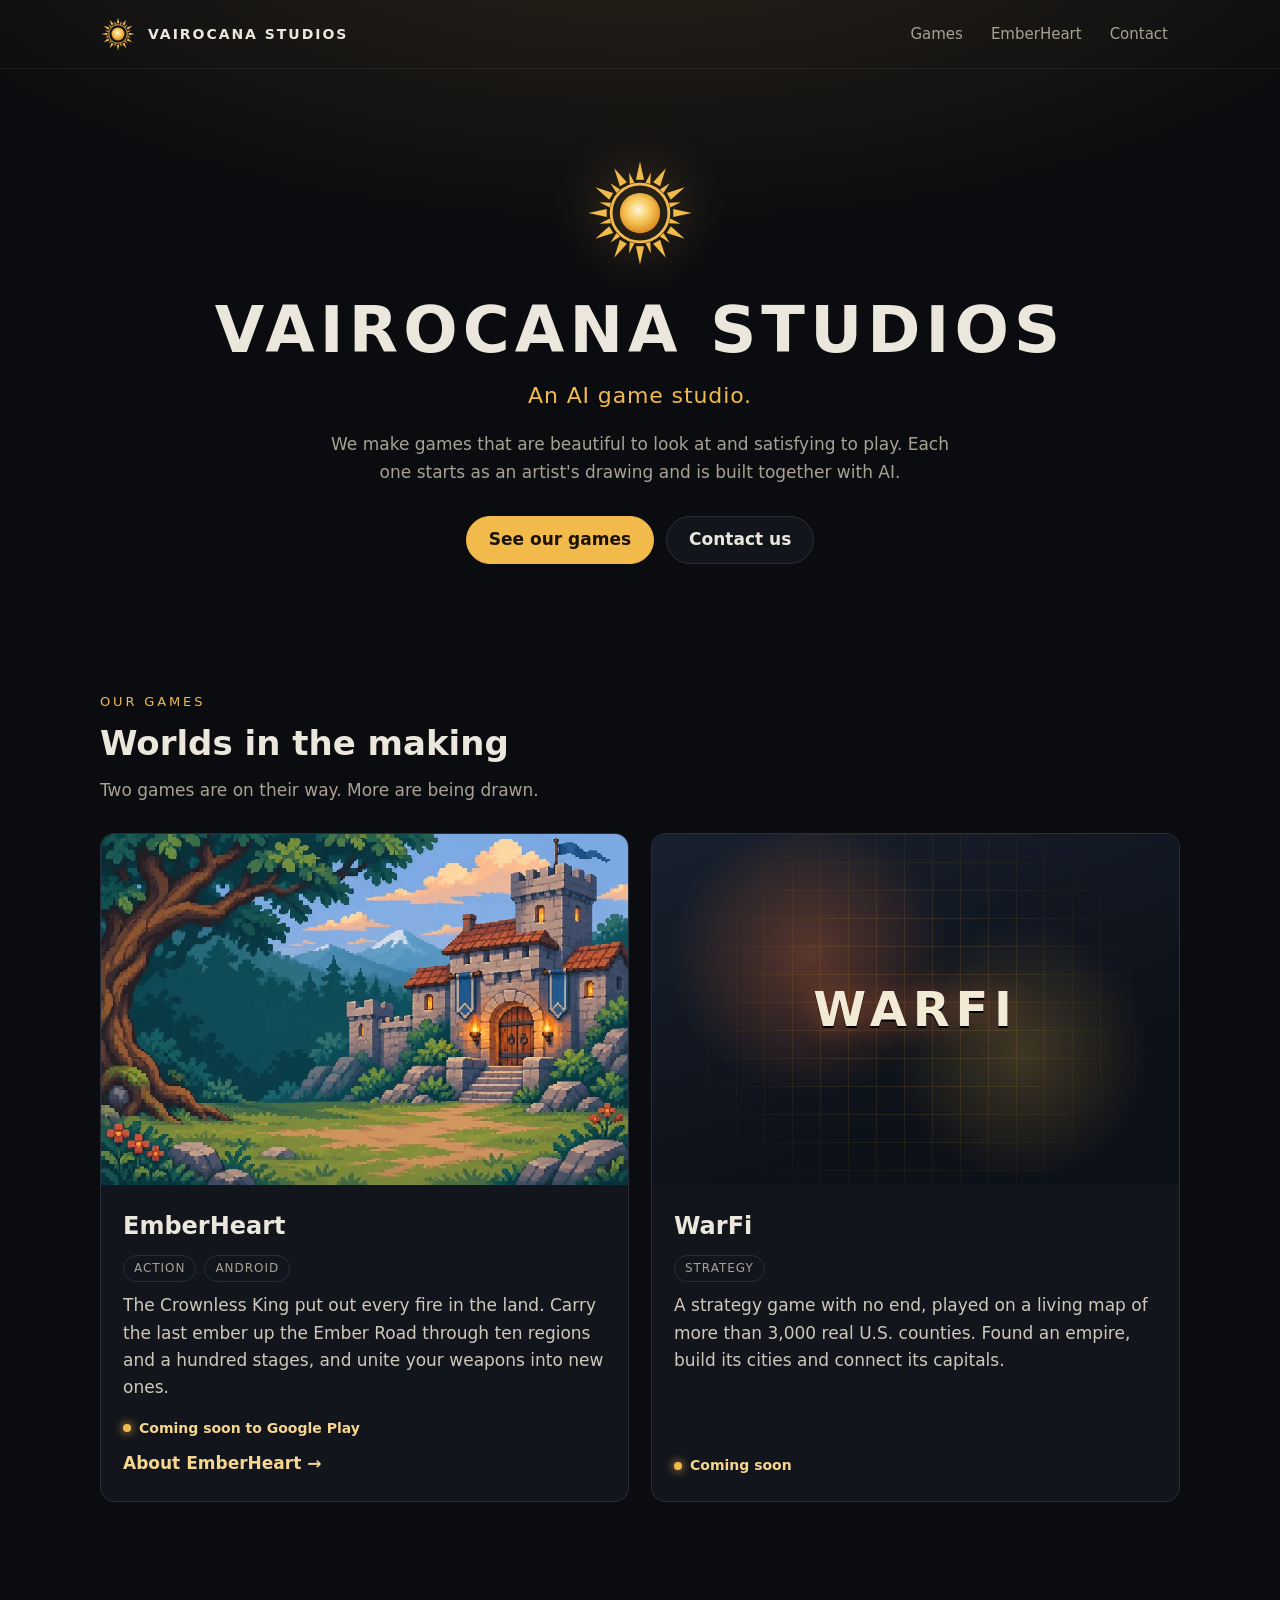
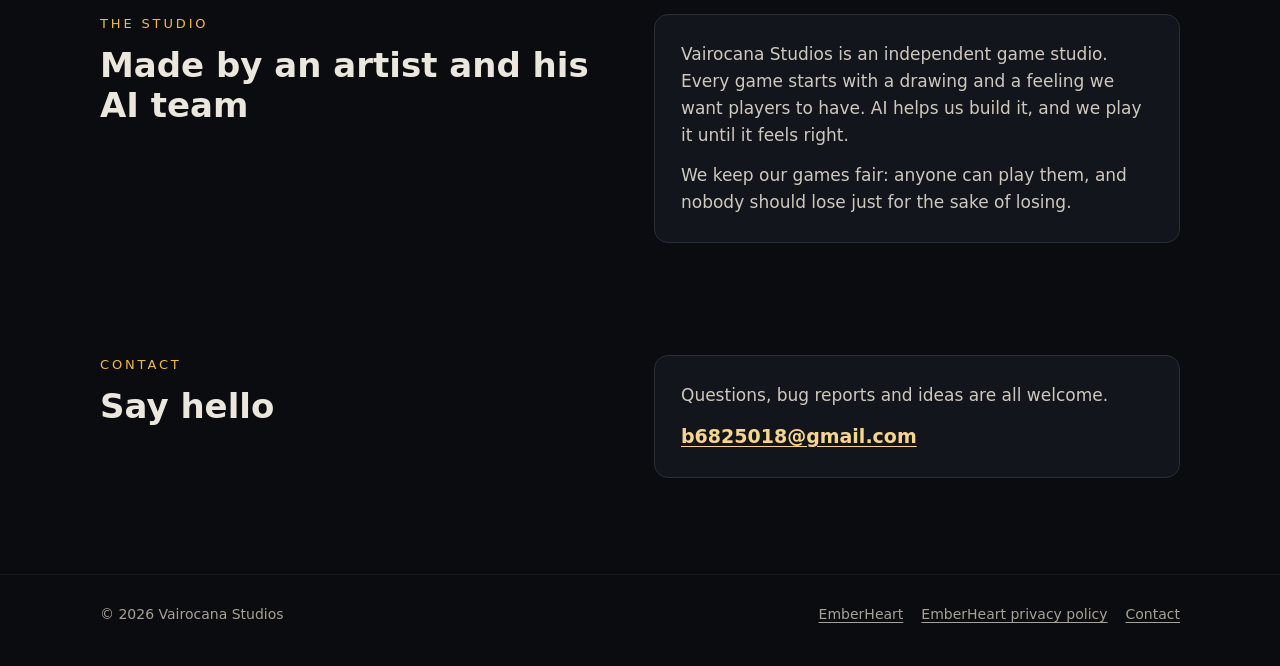
<file: index.html>
<!doctype html>
<html lang="en">
<head>
<meta charset="utf-8">
<meta name="viewport" content="width=device-width, initial-scale=1">
<title>Vairocana Studios — an AI game studio</title>
<meta name="description" content="Vairocana Studios is an AI game studio. We make games that are beautiful to look at and satisfying to play: EmberHeart, coming soon to Google Play, and WarFi.">
<link rel="canonical" href="https://ringsel.github.io/">
<link rel="icon" href="assets/img/emblem.svg" type="image/svg+xml">
<link rel="icon" href="assets/img/favicon-32.png" sizes="32x32" type="image/png">
<link rel="apple-touch-icon" href="assets/img/apple-touch-icon.png">
<meta name="theme-color" content="#0b0c10">
<meta property="og:type" content="website">
<meta property="og:site_name" content="Vairocana Studios">
<meta property="og:title" content="Vairocana Studios — an AI game studio">
<meta property="og:description" content="Games that are beautiful to look at and satisfying to play. EmberHeart is coming soon to Google Play.">
<meta property="og:url" content="https://ringsel.github.io/">
<meta property="og:image" content="https://ringsel.github.io/assets/img/studio-og.png">
<meta name="twitter:card" content="summary_large_image">
<link rel="stylesheet" href="assets/site.css">
</head>
<body>
<a class="skip" href="#main">Skip to content</a>
<header class="site-head">
  <div class="wrap">
    <a class="brand" href="./" aria-label="Vairocana Studios, home"><img src="assets/img/emblem.svg" alt="" width="36" height="36"><span>Vairocana Studios</span></a>
    <nav class="nav" aria-label="Main">
      <a href="#games">Games</a>
      <a href="emberheart/">EmberHeart</a>
      <a href="#contact">Contact</a>
    </nav>
  </div>
</header>

<main id="main">
  <div class="hero wrap">
    <img class="emblem" src="assets/img/emblem.svg" alt="" width="112" height="112">
    <h1>Vairocana Studios</h1>
    <p class="tagline">An AI game studio.</p>
    <p class="lede">We make games that are beautiful to look at and satisfying to play. Each one starts as an artist's drawing and is built together with AI.</p>
    <div class="actions">
      <a class="btn primary" href="#games">See our games</a>
      <a class="btn" href="#contact">Contact us</a>
    </div>
  </div>

  <section id="games" aria-labelledby="games-title">
    <div class="wrap">
      <p class="section-title">Our games</p>
      <h2 id="games-title">Worlds in the making</h2>
      <p class="section-lede">Two games are on their way. More are being drawn.</p>
      <div class="games">
        <article class="card">
          <a class="art" href="emberheart/" aria-label="EmberHeart">
            <img src="assets/img/emberheart-keep-768.webp" srcset="assets/img/emberheart-keep-768.webp 768w, assets/img/emberheart-keep.webp 1536w" sizes="(min-width: 760px) 520px, 100vw" alt="A stone keep with torches and blue banners, an old oak and mountains behind it, in pixel art." width="768" height="512" loading="lazy">
          </a>
          <div class="body">
            <h3>EmberHeart</h3>
            <ul class="tags"><li>Action</li><li>Android</li></ul>
            <p>The Crownless King put out every fire in the land. Carry the last ember up the Ember Road through ten regions and a hundred stages, and unite your weapons into new ones.</p>
            <span class="status">Coming soon to Google Play</span>
            <a class="more" href="emberheart/">About EmberHeart →</a>
          </div>
        </article>
        <article class="card">
          <div class="art"><div class="warfi-art" role="img" aria-label="WarFi"><span>WARFI</span></div></div>
          <div class="body">
            <h3>WarFi</h3>
            <ul class="tags"><li>Strategy</li></ul>
            <p>A strategy game with no end, played on a living map of more than 3,000 real U.S. counties. Found an empire, build its cities and connect its capitals.</p>
            <span class="status">Coming soon</span>
          </div>
        </article>
      </div>
    </div>
  </section>

  <section id="studio" aria-labelledby="studio-title">
    <div class="wrap split">
      <div>
        <p class="section-title">The studio</p>
        <h2 id="studio-title">Made by an artist and his AI team</h2>
      </div>
      <div class="panel">
        <p>Vairocana Studios is an independent game studio. Every game starts with a drawing and a feeling we want players to have. AI helps us build it, and we play it until it feels right.</p>
        <p>We keep our games fair: anyone can play them, and nobody should lose just for the sake of losing.</p>
      </div>
    </div>
  </section>

  <section id="contact" aria-labelledby="contact-title">
    <div class="wrap split">
      <div>
        <p class="section-title">Contact</p>
        <h2 id="contact-title">Say hello</h2>
      </div>
      <div class="panel">
        <p>Questions, bug reports and ideas are all welcome.</p>
        <p><a class="mail" href="mailto:b6825018@gmail.com">b6825018@gmail.com</a></p>
      </div>
    </div>
  </section>
</main>

<footer class="site-foot">
  <div class="wrap">
    <span>© 2026 Vairocana Studios</span>
    <nav aria-label="Footer">
      <a href="emberheart/">EmberHeart</a>
      <a href="emberheart/privacy/">EmberHeart privacy policy</a>
      <a href="mailto:b6825018@gmail.com">Contact</a>
    </nav>
  </div>
</footer>
</body>
</html>
</file>
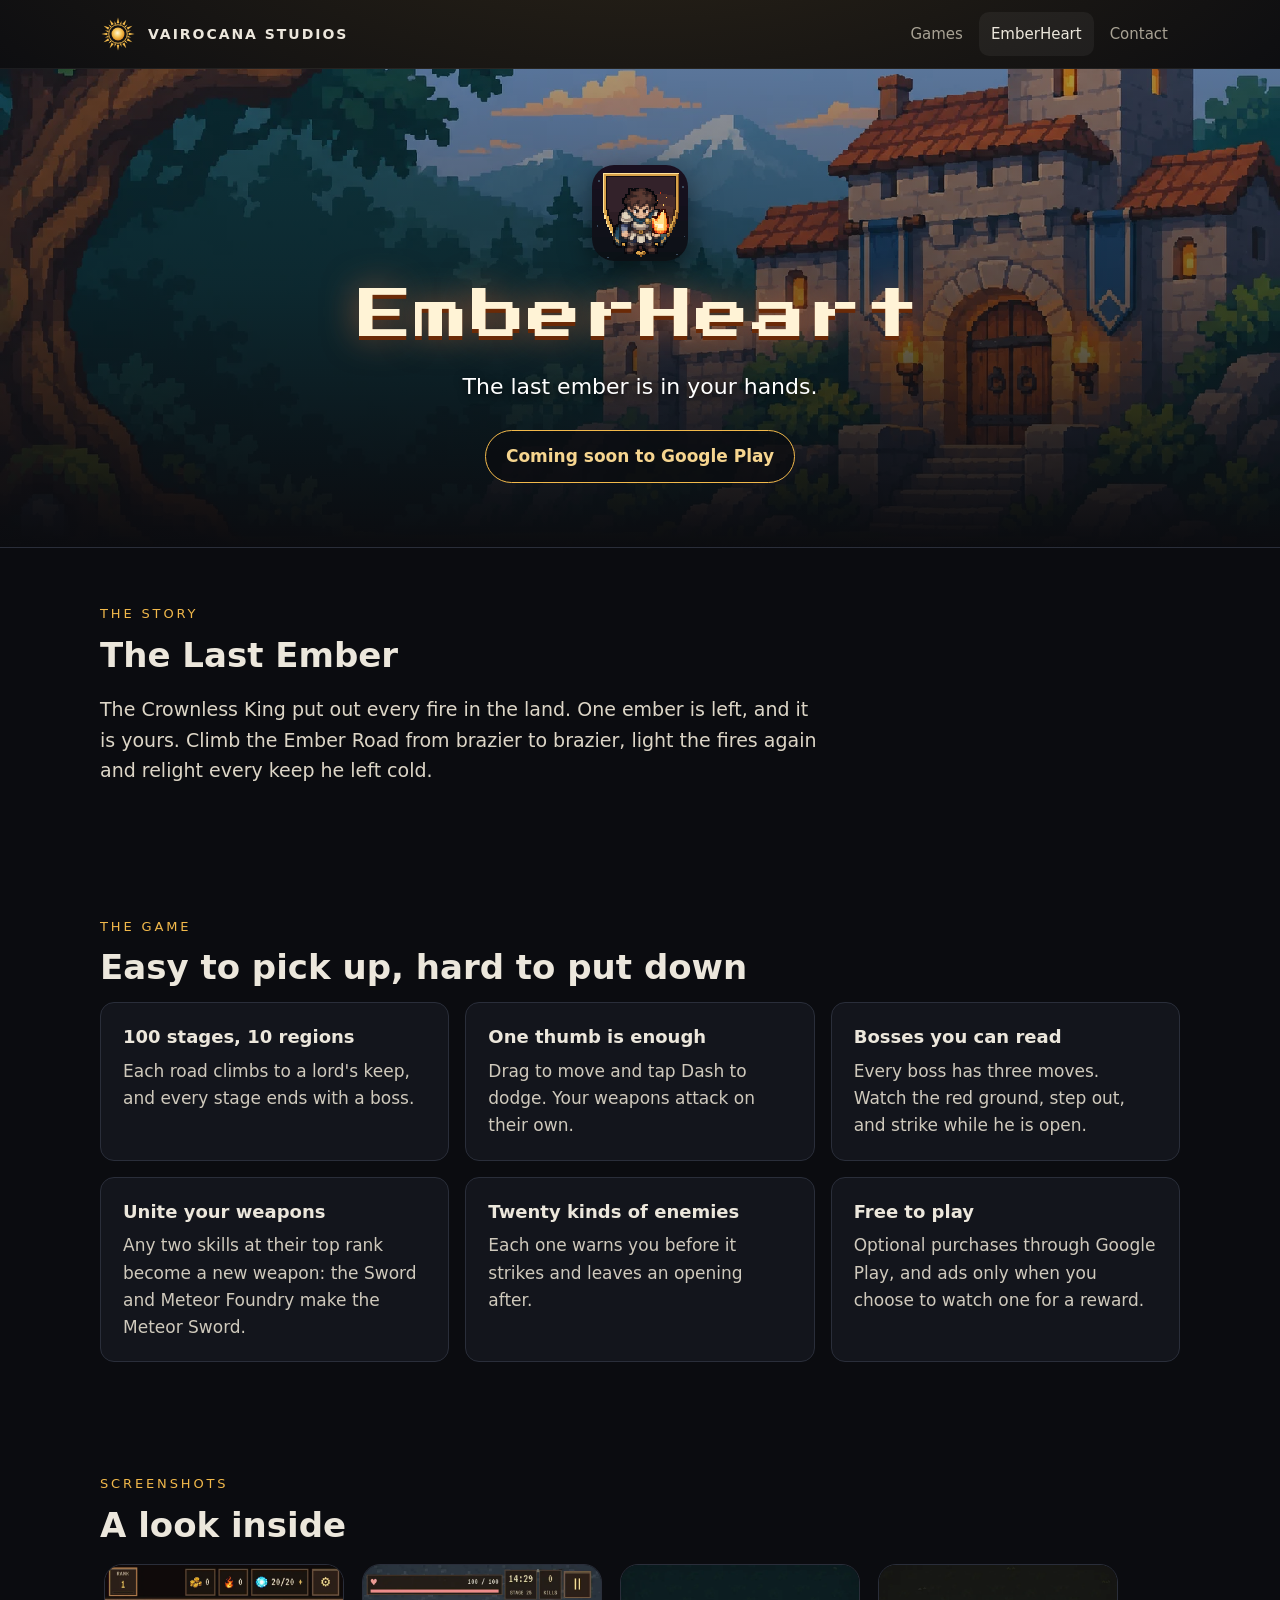
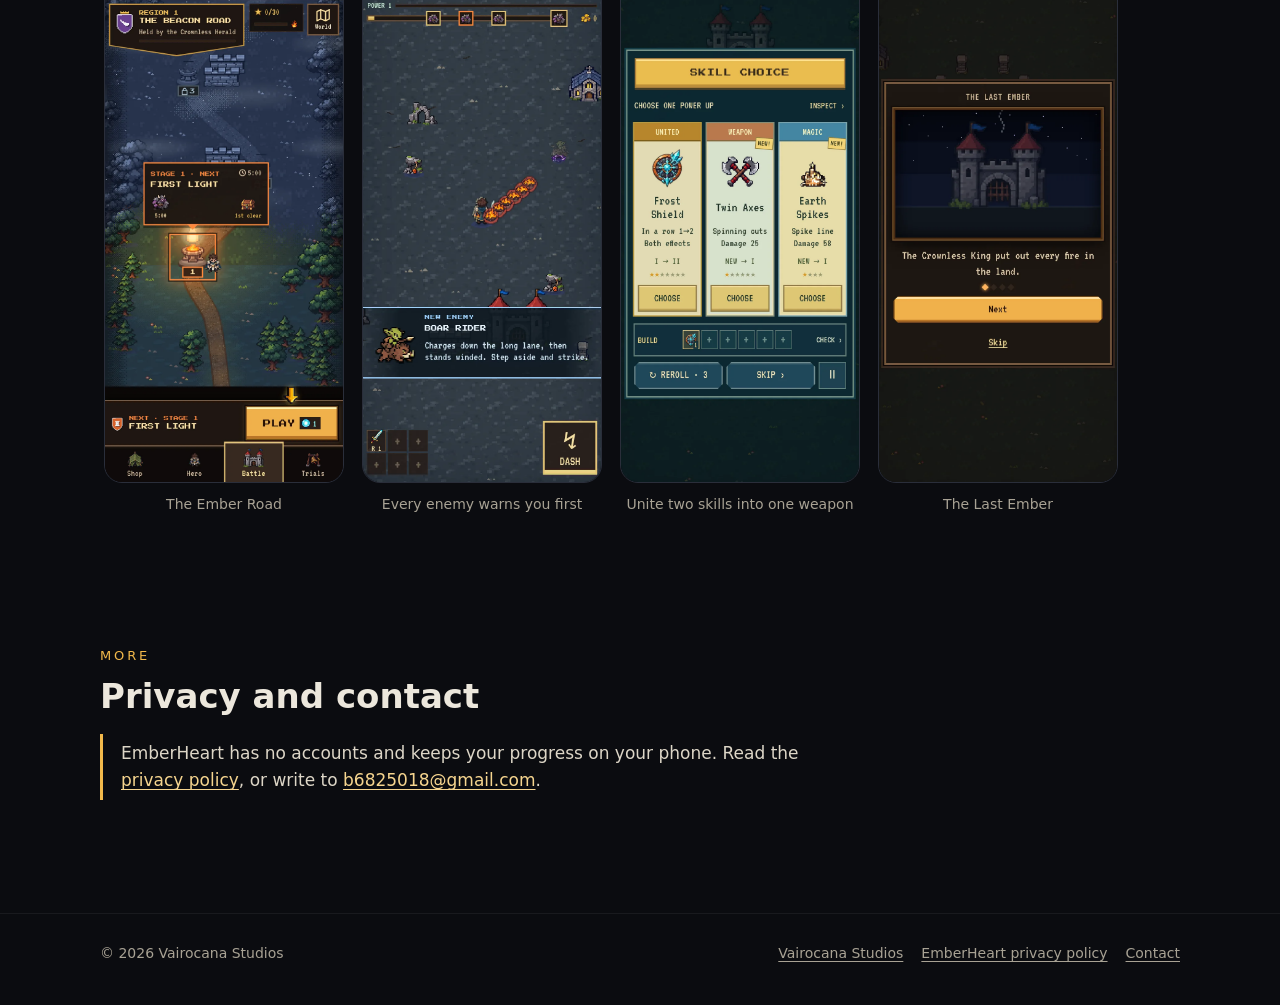
<file: emberheart/index.html>
<!doctype html>
<html lang="en">
<head>
<meta charset="utf-8">
<meta name="viewport" content="width=device-width, initial-scale=1">
<title>EmberHeart — Vairocana Studios</title>
<meta name="description" content="EmberHeart: carry the last ember up the Ember Road. 100 stages, bosses you can read, and weapons you can unite into new ones. Coming soon to Google Play.">
<link rel="canonical" href="https://ringsel.github.io/emberheart/">
<link rel="icon" href="../assets/img/emblem.svg" type="image/svg+xml">
<link rel="icon" href="../assets/img/favicon-32.png" sizes="32x32" type="image/png">
<link rel="apple-touch-icon" href="../assets/img/apple-touch-icon.png">
<meta name="theme-color" content="#0b0c10">
<meta property="og:type" content="website">
<meta property="og:site_name" content="Vairocana Studios">
<meta property="og:title" content="EmberHeart">
<meta property="og:description" content="Carry the last ember up the Ember Road. Coming soon to Google Play.">
<meta property="og:url" content="https://ringsel.github.io/emberheart/">
<meta property="og:image" content="https://ringsel.github.io/assets/img/emberheart-og.jpg">
<meta name="twitter:card" content="summary_large_image">
<link rel="preload" href="../assets/fonts/PressStart2P-Regular.ttf" as="font" type="font/ttf" crossorigin>
<link rel="stylesheet" href="../assets/site.css">
</head>
<body>
<a class="skip" href="#main">Skip to content</a>
<header class="site-head">
  <div class="wrap">
    <a class="brand" href="../" aria-label="Vairocana Studios, home"><img src="../assets/img/emblem.svg" alt="" width="36" height="36"><span>Vairocana Studios</span></a>
    <nav class="nav" aria-label="Main">
      <a href="../#games">Games</a>
      <a href="./" aria-current="page">EmberHeart</a>
      <a href="../#contact">Contact</a>
    </nav>
  </div>
</header>

<main id="main">
  <div class="game-hero">
    <img class="bg" src="../assets/img/emberheart-keep.webp" alt="" width="1536" height="1024">
    <div class="wrap">
      <img class="icon" src="../assets/img/emberheart-icon.png" alt="EmberHeart app icon" width="96" height="96">
      <h1 class="pixel-title">EmberHeart</h1>
      <p class="tagline">The last ember is in your hands.</p>
      <span class="pill">Coming soon to Google Play</span>
    </div>
  </div>

  <section aria-labelledby="story-title">
    <div class="wrap">
      <p class="section-title">The story</p>
      <h2 id="story-title">The Last Ember</h2>
      <p class="story">The Crownless King put out every fire in the land. One ember is left, and it is yours. Climb the Ember Road from brazier to brazier, light the fires again and relight every keep he left cold.</p>
    </div>
  </section>

  <section aria-labelledby="play-title">
    <div class="wrap">
      <p class="section-title">The game</p>
      <h2 id="play-title">Easy to pick up, hard to put down</h2>
      <ul class="features">
        <li><strong>100 stages, 10 regions</strong>Each road climbs to a lord's keep, and every stage ends with a boss.</li>
        <li><strong>One thumb is enough</strong>Drag to move and tap Dash to dodge. Your weapons attack on their own.</li>
        <li><strong>Bosses you can read</strong>Every boss has three moves. Watch the red ground, step out, and strike while he is open.</li>
        <li><strong>Unite your weapons</strong>Any two skills at their top rank become a new weapon: the Sword and Meteor Foundry make the Meteor Sword.</li>
        <li><strong>Twenty kinds of enemies</strong>Each one warns you before it strikes and leaves an opening after.</li>
        <li><strong>Free to play</strong>Optional purchases through Google Play, and ads only when you choose to watch one for a reward.</li>
      </ul>
    </div>
  </section>

  <section aria-labelledby="shots-title">
    <div class="wrap">
      <p class="section-title">Screenshots</p>
      <h2 id="shots-title">A look inside</h2>
      <div class="shots" tabindex="0" aria-label="Screenshots, scroll sideways">
        <figure><img src="../assets/img/shot-road.webp" alt="The Ember Road: a winding path through a night forest to the first brazier, with the Play button below." width="390" height="844" loading="lazy"><figcaption>The Ember Road</figcaption></figure>
        <figure><img src="../assets/img/shot-battle.webp" alt="A battle: the hero faces a line of fire, and a card names a new enemy, the Boar Rider." width="390" height="844" loading="lazy"><figcaption>Every enemy warns you first</figcaption></figure>
        <figure><img src="../assets/img/shot-unite.webp" alt="A gold card offering the next rank of a united weapon, Frost Shield, with its own painted picture." width="390" height="844" loading="lazy"><figcaption>Unite two skills into one weapon</figcaption></figure>
        <figure><img src="../assets/img/shot-story.webp" alt="The opening story panel: a castle at night, and the words The Crownless King put out every fire in the land." width="390" height="844" loading="lazy"><figcaption>The Last Ember</figcaption></figure>
      </div>
    </div>
  </section>

  <section aria-labelledby="more-title">
    <div class="wrap">
      <p class="section-title">More</p>
      <h2 id="more-title">Privacy and contact</h2>
      <p class="fair">EmberHeart has no accounts and keeps your progress on your phone. Read the <a href="privacy/">privacy policy</a>, or write to <a href="mailto:b6825018@gmail.com">b6825018@gmail.com</a>.</p>
    </div>
  </section>
</main>

<footer class="site-foot">
  <div class="wrap">
    <span>© 2026 Vairocana Studios</span>
    <nav aria-label="Footer">
      <a href="../">Vairocana Studios</a>
      <a href="privacy/">EmberHeart privacy policy</a>
      <a href="mailto:b6825018@gmail.com">Contact</a>
    </nav>
  </div>
</footer>
</body>
</html>
</file>
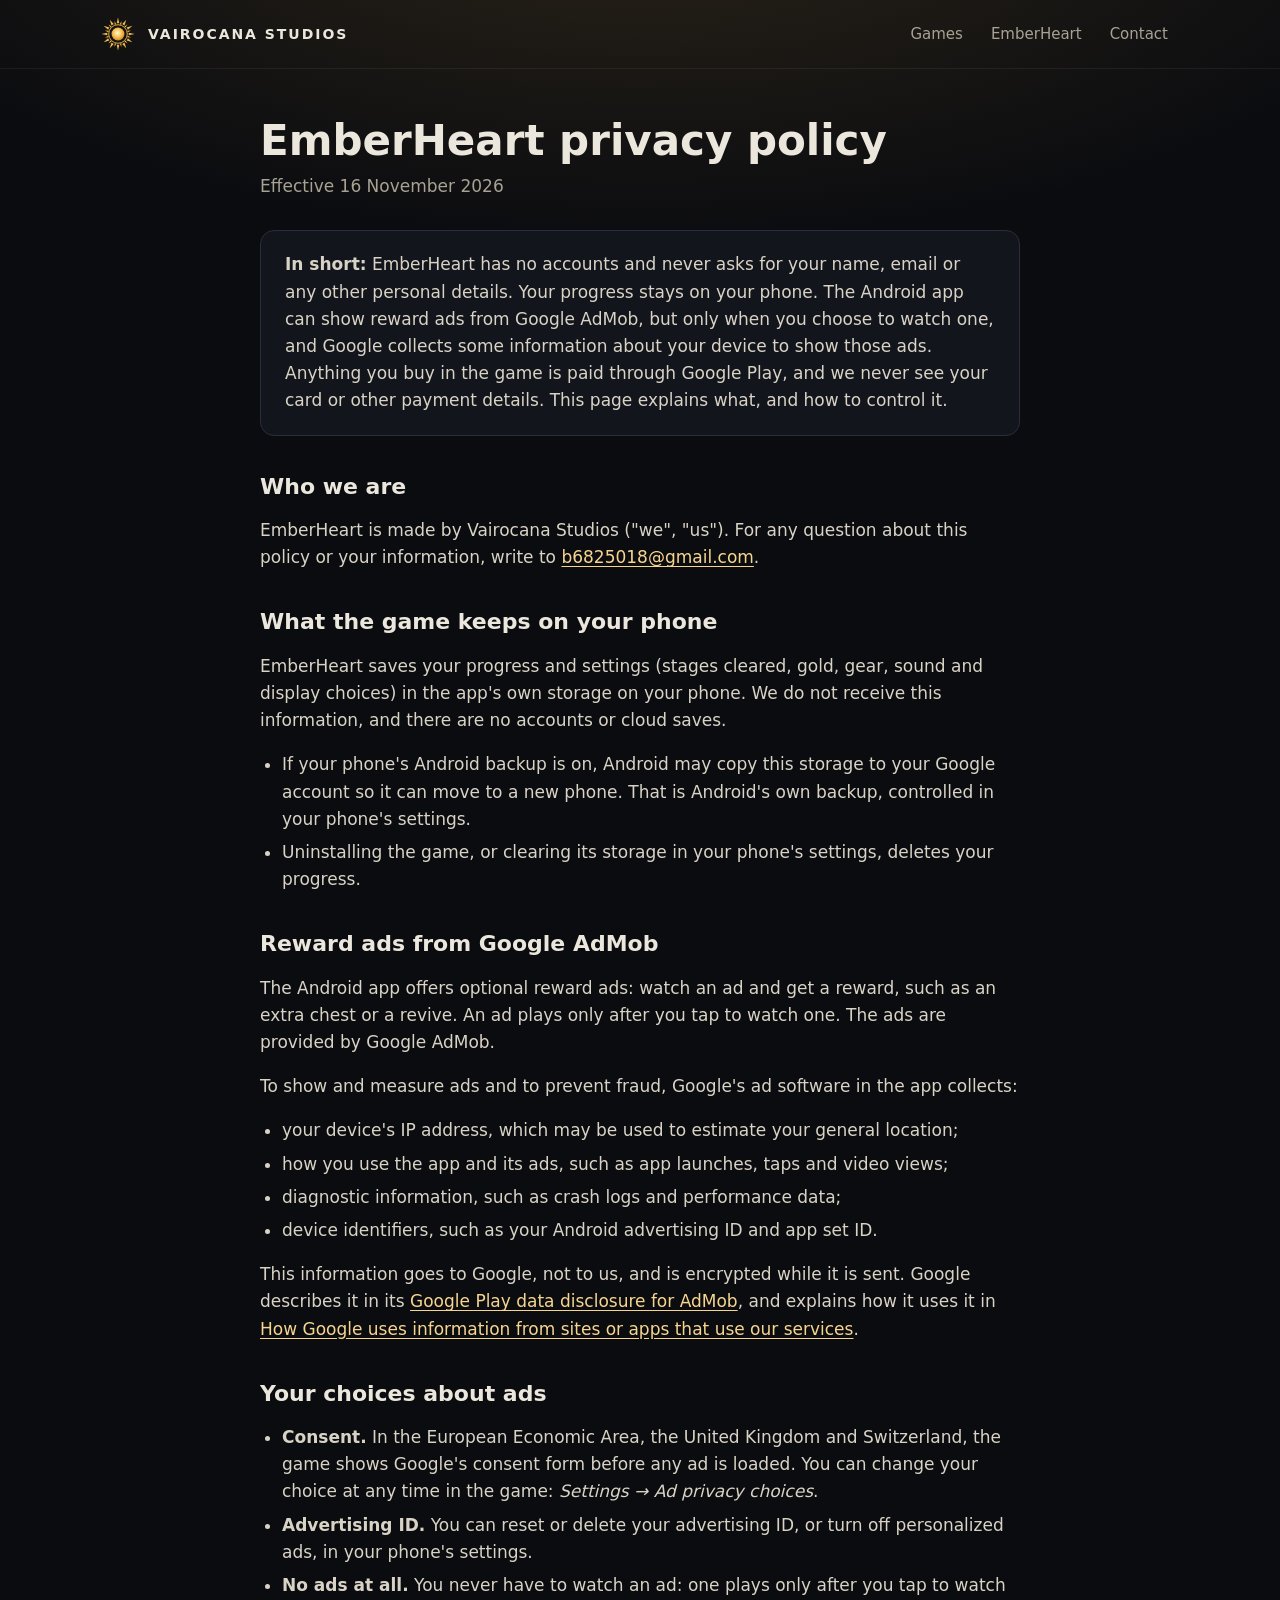
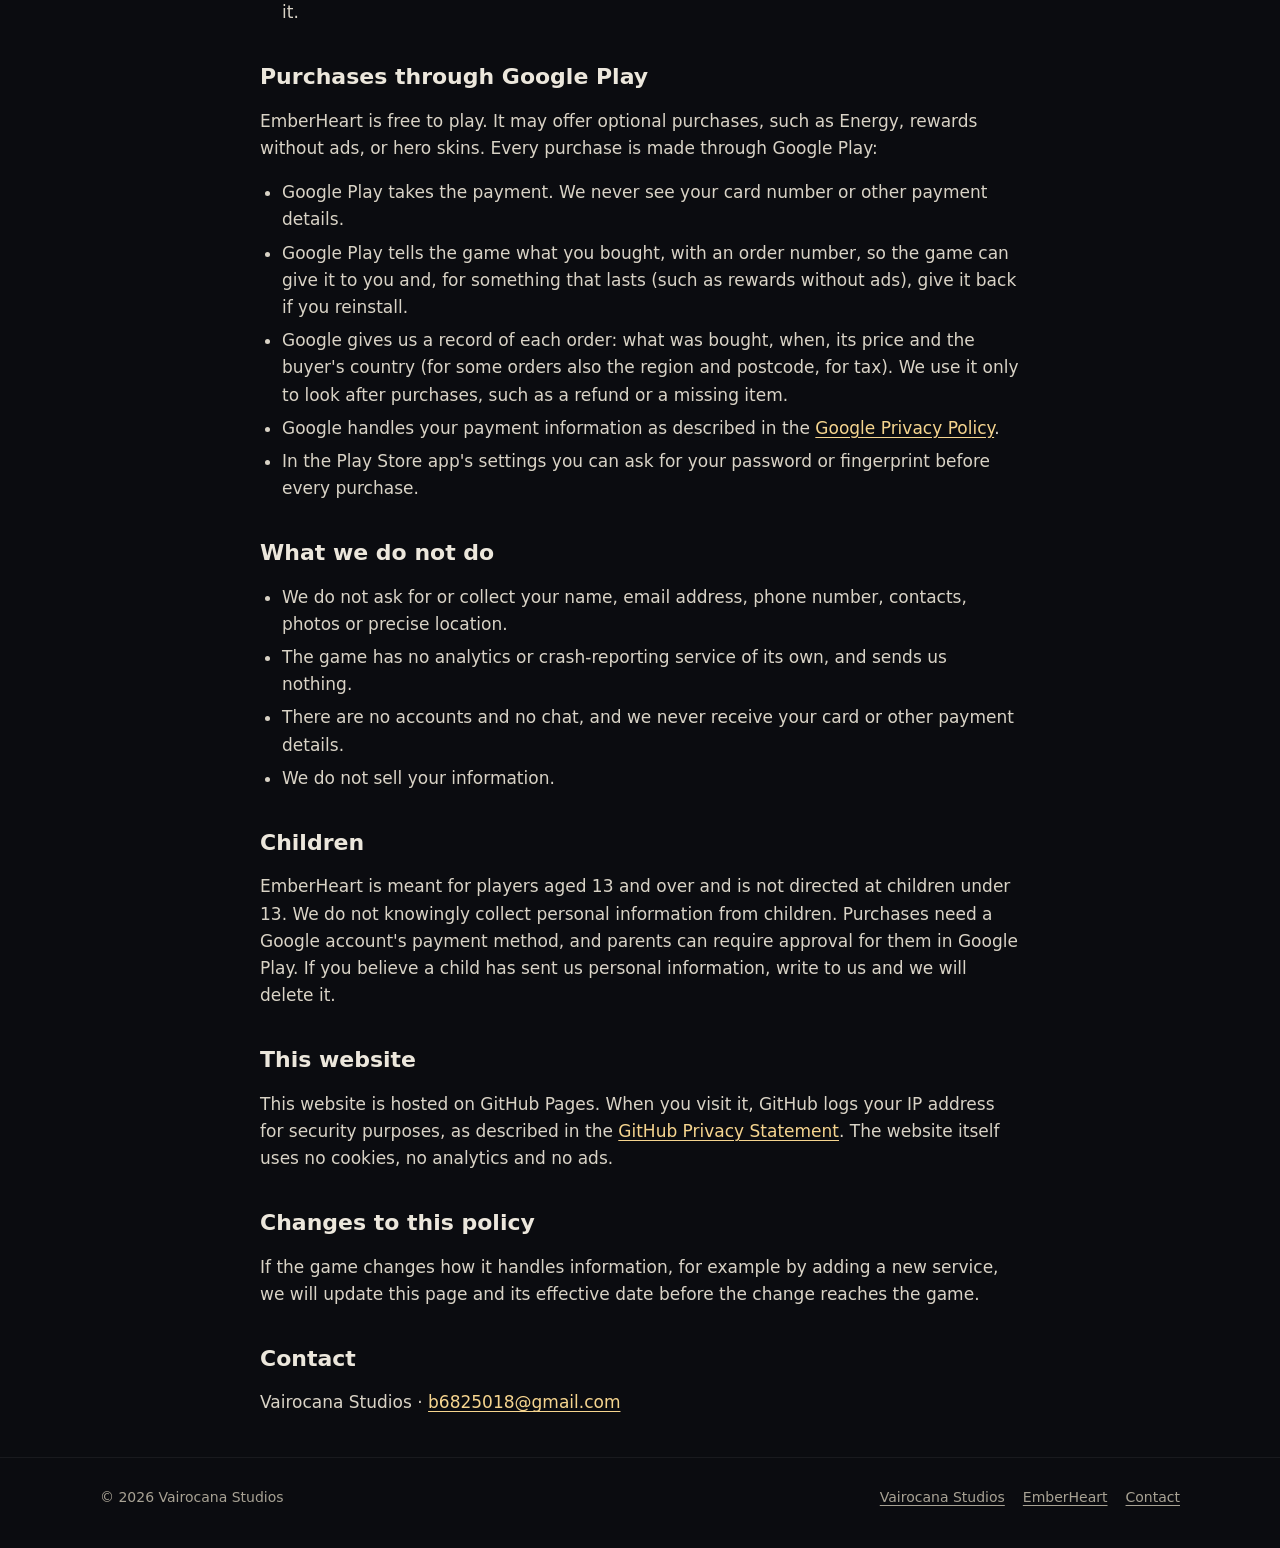
<file: emberheart/privacy/index.html>
<!doctype html>
<html lang="en">
<head>
<meta charset="utf-8">
<meta name="viewport" content="width=device-width, initial-scale=1">
<title>EmberHeart privacy policy — Vairocana Studios</title>
<meta name="description" content="How EmberHeart, by Vairocana Studios, handles your information: no accounts, progress kept on your phone, and optional reward ads from Google AdMob.">
<link rel="canonical" href="https://ringsel.github.io/emberheart/privacy/">
<link rel="icon" href="../../assets/img/emblem.svg" type="image/svg+xml">
<link rel="icon" href="../../assets/img/favicon-32.png" sizes="32x32" type="image/png">
<meta name="theme-color" content="#0b0c10">
<link rel="stylesheet" href="../../assets/site.css">
</head>
<body>
<a class="skip" href="#main">Skip to content</a>
<header class="site-head">
  <div class="wrap">
    <a class="brand" href="../../" aria-label="Vairocana Studios, home"><img src="../../assets/img/emblem.svg" alt="" width="36" height="36"><span>Vairocana Studios</span></a>
    <nav class="nav" aria-label="Main">
      <a href="../../#games">Games</a>
      <a href="../">EmberHeart</a>
      <a href="../../#contact">Contact</a>
    </nav>
  </div>
</header>

<main id="main" class="wrap doc">
  <h1>EmberHeart privacy policy</h1>
  <p class="meta">Effective 16 November 2026</p>

  <div class="summary">
    <p><strong>In short:</strong> EmberHeart has no accounts and never asks for your name, email or any other personal details. Your progress stays on your phone. The Android app can show reward ads from Google AdMob, but only when you choose to watch one, and Google collects some information about your device to show those ads. Anything you buy in the game is paid through Google Play, and we never see your card or other payment details. This page explains what, and how to control it.</p>
  </div>

  <h2>Who we are</h2>
  <p>EmberHeart is made by Vairocana Studios ("we", "us"). For any question about this policy or your information, write to <a href="mailto:b6825018@gmail.com">b6825018@gmail.com</a>.</p>

  <h2>What the game keeps on your phone</h2>
  <p>EmberHeart saves your progress and settings (stages cleared, gold, gear, sound and display choices) in the app's own storage on your phone. We do not receive this information, and there are no accounts or cloud saves.</p>
  <ul>
    <li>If your phone's Android backup is on, Android may copy this storage to your Google account so it can move to a new phone. That is Android's own backup, controlled in your phone's settings.</li>
    <li>Uninstalling the game, or clearing its storage in your phone's settings, deletes your progress.</li>
  </ul>

  <h2>Reward ads from Google AdMob</h2>
  <p>The Android app offers optional reward ads: watch an ad and get a reward, such as an extra chest or a revive. An ad plays only after you tap to watch one. The ads are provided by Google AdMob.</p>
  <p>To show and measure ads and to prevent fraud, Google's ad software in the app collects:</p>
  <ul>
    <li>your device's IP address, which may be used to estimate your general location;</li>
    <li>how you use the app and its ads, such as app launches, taps and video views;</li>
    <li>diagnostic information, such as crash logs and performance data;</li>
    <li>device identifiers, such as your Android advertising ID and app set ID.</li>
  </ul>
  <p>This information goes to Google, not to us, and is encrypted while it is sent. Google describes it in its <a href="https://developers.google.com/admob/android/privacy/play-data-disclosure" rel="noopener">Google Play data disclosure for AdMob</a>, and explains how it uses it in <a href="https://policies.google.com/technologies/partner-sites" rel="noopener">How Google uses information from sites or apps that use our services</a>.</p>

  <h2>Your choices about ads</h2>
  <ul>
    <li><strong>Consent.</strong> In the European Economic Area, the United Kingdom and Switzerland, the game shows Google's consent form before any ad is loaded. You can change your choice at any time in the game: <em>Settings → Ad privacy choices</em>.</li>
    <li><strong>Advertising ID.</strong> You can reset or delete your advertising ID, or turn off personalized ads, in your phone's settings.</li>
    <li><strong>No ads at all.</strong> You never have to watch an ad: one plays only after you tap to watch it.</li>
  </ul>

  <h2>Purchases through Google Play</h2>
  <p>EmberHeart is free to play. It may offer optional purchases, such as Energy, rewards without ads, or hero skins. Every purchase is made through Google Play:</p>
  <ul>
    <li>Google Play takes the payment. We never see your card number or other payment details.</li>
    <li>Google Play tells the game what you bought, with an order number, so the game can give it to you and, for something that lasts (such as rewards without ads), give it back if you reinstall.</li>
    <li>Google gives us a record of each order: what was bought, when, its price and the buyer's country (for some orders also the region and postcode, for tax). We use it only to look after purchases, such as a refund or a missing item.</li>
    <li>Google handles your payment information as described in the <a href="https://policies.google.com/privacy" rel="noopener">Google Privacy Policy</a>.</li>
    <li>In the Play Store app's settings you can ask for your password or fingerprint before every purchase.</li>
  </ul>

  <h2>What we do not do</h2>
  <ul>
    <li>We do not ask for or collect your name, email address, phone number, contacts, photos or precise location.</li>
    <li>The game has no analytics or crash-reporting service of its own, and sends us nothing.</li>
    <li>There are no accounts and no chat, and we never receive your card or other payment details.</li>
    <li>We do not sell your information.</li>
  </ul>

  <h2>Children</h2>
  <p>EmberHeart is meant for players aged 13 and over and is not directed at children under 13. We do not knowingly collect personal information from children. Purchases need a Google account's payment method, and parents can require approval for them in Google Play. If you believe a child has sent us personal information, write to us and we will delete it.</p>

  <h2>This website</h2>
  <p>This website is hosted on GitHub Pages. When you visit it, GitHub logs your IP address for security purposes, as described in the <a href="https://docs.github.com/en/site-policy/privacy-policies/github-general-privacy-statement" rel="noopener">GitHub Privacy Statement</a>. The website itself uses no cookies, no analytics and no ads.</p>

  <h2>Changes to this policy</h2>
  <p>If the game changes how it handles information, for example by adding a new service, we will update this page and its effective date before the change reaches the game.</p>

  <h2>Contact</h2>
  <p>Vairocana Studios · <a href="mailto:b6825018@gmail.com">b6825018@gmail.com</a></p>
</main>

<footer class="site-foot">
  <div class="wrap">
    <span>© 2026 Vairocana Studios</span>
    <nav aria-label="Footer">
      <a href="../../">Vairocana Studios</a>
      <a href="../">EmberHeart</a>
      <a href="mailto:b6825018@gmail.com">Contact</a>
    </nav>
  </div>
</footer>
</body>
</html>
</file>
<file: assets/site.css>
/* Vairocana Studios — one stylesheet for every page. No web fonts but the EmberHeart title, no scripts. */
:root {
  --bg: #0b0c10;
  --panel: #13151c;
  --panel-2: #191c25;
  --line: #2a2e3a;
  --text: #ece7dc;
  --muted: #a8a294;
  --gold: #f2b94b;
  --gold-soft: #f6d58f;
  --ember: #ff7a3d;
  --radius: 14px;
  --wrap: 1080px;
  color-scheme: dark;
}
* { box-sizing: border-box; }
html { -webkit-text-size-adjust: 100%; scroll-behavior: smooth; }
@media (prefers-reduced-motion: reduce) { html { scroll-behavior: auto; } }
body {
  margin: 0;
  background:
    radial-gradient(1200px 520px at 50% -120px, rgba(242, 185, 75, .14), transparent 70%),
    var(--bg);
  color: var(--text);
  font: 17px/1.6 system-ui, -apple-system, "Segoe UI", Roboto, "Helvetica Neue", Arial, sans-serif;
}
img { max-width: 100%; height: auto; display: block; }
a { color: var(--gold-soft); text-underline-offset: 3px; }
a:hover { color: #fff; }
:focus-visible { outline: 2px solid var(--gold); outline-offset: 3px; border-radius: 4px; }
.wrap { width: min(var(--wrap), 100% - 40px); margin-inline: auto; }
.skip { position: absolute; left: -9999px; }
.skip:focus { left: 16px; top: 12px; background: var(--panel); padding: 8px 12px; z-index: 10; }

/* Header */
.site-head { border-bottom: 1px solid rgba(255, 255, 255, .06); }
.site-head .wrap { display: flex; align-items: center; justify-content: space-between; gap: 16px; min-height: 68px; }
.brand { display: flex; align-items: center; gap: 12px; color: var(--text); text-decoration: none; }
.brand img { width: 36px; height: 36px; }
.brand span { font-weight: 700; letter-spacing: .14em; text-transform: uppercase; font-size: 14px; }
.nav { display: flex; gap: 4px; flex-wrap: wrap; justify-content: flex-end; }
.nav a { color: var(--muted); text-decoration: none; font-size: 15px; padding: 10px 12px; border-radius: 10px; min-height: 44px; display: inline-flex; align-items: center; }
.nav a:hover, .nav a[aria-current="page"] { color: var(--text); background: rgba(255, 255, 255, .05); }

/* Studio hero */
.hero { text-align: center; padding: 88px 0 72px; }
.hero .emblem { width: 112px; height: 112px; margin: 0 auto 28px; filter: drop-shadow(0 0 28px rgba(242, 185, 75, .35)); }
.hero h1 { margin: 0; font-size: clamp(34px, 7vw, 64px); line-height: 1.05; letter-spacing: .08em; text-transform: uppercase; font-weight: 800; }
.hero .tagline { margin: 14px 0 0; color: var(--gold); font-size: clamp(18px, 2.6vw, 22px); letter-spacing: .04em; }
.hero .lede { max-width: 620px; margin: 18px auto 0; color: var(--muted); }
.actions { display: flex; gap: 12px; justify-content: center; flex-wrap: wrap; margin-top: 30px; }
.btn { display: inline-flex; align-items: center; justify-content: center; min-height: 48px; padding: 0 22px; border-radius: 999px; font-weight: 650; text-decoration: none; border: 1px solid var(--line); color: var(--text); background: var(--panel); }
.btn:hover { border-color: var(--gold); color: #fff; }
.btn.primary { background: var(--gold); border-color: var(--gold); color: #1b1305; }
.btn.primary:hover { background: var(--gold-soft); color: #1b1305; }

/* Sections */
section { padding: 56px 0; }
.section-title { font-size: 13px; letter-spacing: .22em; text-transform: uppercase; color: var(--gold); margin: 0 0 10px; }
.section-lede { margin: 0 0 28px; color: var(--muted); max-width: 640px; }
h2 { font-size: clamp(26px, 4vw, 34px); line-height: 1.2; margin: 0 0 14px; }

/* Game cards */
.games { display: grid; gap: 22px; grid-template-columns: repeat(auto-fit, minmax(300px, 1fr)); }
.card { background: var(--panel); border: 1px solid var(--line); border-radius: var(--radius); overflow: hidden; display: flex; flex-direction: column; }
.card .art { aspect-ratio: 3 / 2; background: #0e1016; position: relative; overflow: hidden; }
.card .art img { width: 100%; height: 100%; object-fit: cover; image-rendering: pixelated; }
.card .body { padding: 22px 22px 24px; display: flex; flex-direction: column; gap: 10px; flex: 1; }
.card h3 { margin: 0; font-size: 24px; }
.tags { display: flex; gap: 8px; flex-wrap: wrap; margin: 0; padding: 0; list-style: none; }
.tags li { font-size: 12px; letter-spacing: .08em; text-transform: uppercase; color: var(--muted); border: 1px solid var(--line); border-radius: 999px; padding: 3px 10px; }
.card p { margin: 0; color: #cfc9bc; }
.status { display: inline-flex; align-items: center; gap: 8px; font-size: 14px; font-weight: 650; color: var(--gold-soft); margin-top: auto; padding-top: 6px; }
.status::before { content: ""; width: 8px; height: 8px; border-radius: 50%; background: var(--gold); box-shadow: 0 0 10px var(--gold); }
.card .more { font-weight: 650; text-decoration: none; }
.card .more:hover { text-decoration: underline; }

/* WarFi's art: drawn here, no picture yet */
.warfi-art { width: 100%; height: 100%; display: grid; place-items: center;
  background:
    radial-gradient(circle at 30% 35%, rgba(255, 122, 61, .30), transparent 32%),
    radial-gradient(circle at 70% 62%, rgba(242, 185, 75, .22), transparent 30%),
    linear-gradient(160deg, #18202e, #0d1118 70%);
}
.warfi-art::before { content: ""; position: absolute; inset: 0; opacity: .32;
  background-image: linear-gradient(rgba(242, 185, 75, .35) 1px, transparent 1px), linear-gradient(90deg, rgba(242, 185, 75, .35) 1px, transparent 1px);
  background-size: 28px 28px; mask-image: radial-gradient(circle at 50% 50%, #000 30%, transparent 75%); -webkit-mask-image: radial-gradient(circle at 50% 50%, #000 30%, transparent 75%); }
.warfi-art span { position: relative; font-weight: 800; font-size: clamp(34px, 6vw, 48px); letter-spacing: .12em; color: #f3ead6; text-shadow: 0 2px 0 #000, 0 0 30px rgba(255, 122, 61, .45); }
.soon-note { margin-top: 20px; color: var(--muted); font-size: 15px; }

/* About and contact */
.split { display: grid; gap: 28px; grid-template-columns: repeat(auto-fit, minmax(280px, 1fr)); align-items: start; }
.panel { background: var(--panel); border: 1px solid var(--line); border-radius: var(--radius); padding: 26px; }
.panel p { margin: 0 0 12px; color: #cfc9bc; }
.panel p:last-child { margin-bottom: 0; }
.mail { font-size: 19px; font-weight: 650; word-break: break-all; }

/* Footer */
.site-foot { border-top: 1px solid rgba(255, 255, 255, .06); margin-top: 40px; padding: 28px 0 40px; color: var(--muted); font-size: 14px; }
.site-foot .wrap { display: flex; gap: 10px 22px; flex-wrap: wrap; align-items: center; justify-content: space-between; }
.site-foot nav { display: flex; gap: 6px 18px; flex-wrap: wrap; }
.site-foot a { color: var(--muted); }
.site-foot a:hover { color: var(--text); }

/* EmberHeart page */
@font-face { font-family: "Press Start 2P"; src: url("fonts/PressStart2P-Regular.ttf") format("truetype"); font-display: swap; }
.game-hero { position: relative; overflow: hidden; border-bottom: 1px solid var(--line); }
.game-hero .bg { position: absolute; inset: 0; width: 100%; height: 100%; object-fit: cover; image-rendering: pixelated; }
.game-hero::after { content: ""; position: absolute; inset: 0; background: linear-gradient(180deg, rgba(11, 12, 16, .35) 0%, rgba(11, 12, 16, .55) 45%, var(--bg) 100%); }
.game-hero .wrap { position: relative; z-index: 1; padding: 96px 0 64px; text-align: center; }
.game-hero .icon { width: 96px; height: 96px; margin: 0 auto 22px; border-radius: 22px; image-rendering: pixelated; box-shadow: 0 10px 30px rgba(0, 0, 0, .5); }
.pixel-title { font-family: "Press Start 2P", ui-monospace, monospace; font-weight: 400; font-size: clamp(26px, 6.4vw, 54px); letter-spacing: .04em; line-height: 1.25; margin: 0; color: #fff3d6; text-shadow: 0 4px 0 #6b2a07, 0 0 34px rgba(255, 122, 61, .55); }
.game-hero .tagline { margin: 18px 0 0; font-size: clamp(18px, 2.6vw, 22px); color: #fff; text-shadow: 0 2px 10px #000; }
.pill { display: inline-flex; align-items: center; gap: 10px; margin-top: 26px; padding: 12px 20px; border-radius: 999px; background: rgba(11, 12, 16, .78); border: 1px solid var(--gold); color: var(--gold-soft); font-weight: 650; }
.story { max-width: 720px; font-size: 19px; color: #ddd6c7; }
.features { list-style: none; margin: 0; padding: 0; display: grid; gap: 16px; grid-template-columns: repeat(auto-fit, minmax(260px, 1fr)); }
.features li { background: var(--panel); border: 1px solid var(--line); border-radius: var(--radius); padding: 20px 22px; color: #cfc9bc; }
.features strong { display: block; color: var(--text); font-size: 18px; margin-bottom: 6px; }
.shots { display: grid; grid-auto-flow: column; grid-auto-columns: minmax(200px, 240px); gap: 18px; overflow-x: auto; padding: 4px 4px 18px; scroll-snap-type: x mandatory; }
.shots figure { margin: 0; scroll-snap-align: start; }
.shots img { width: 100%; border-radius: 18px; border: 1px solid var(--line); aspect-ratio: 390 / 844; object-fit: cover; background: #0e1016; }
.shots figcaption { color: var(--muted); font-size: 14px; margin-top: 10px; text-align: center; }
.fair { border-left: 3px solid var(--gold); padding: 6px 0 6px 18px; color: #ddd6c7; max-width: 720px; }

/* Privacy policy */
.doc { max-width: 760px; padding-top: 48px; }
.doc h1 { font-size: clamp(30px, 5vw, 42px); line-height: 1.15; margin: 0 0 8px; }
.doc .meta { color: var(--muted); margin: 0 0 30px; }
.doc h2 { font-size: 22px; margin: 38px 0 10px; }
.doc p, .doc li { color: #d9d3c6; }
.doc ul { padding-left: 22px; }
.doc li { margin: 6px 0; }
.summary { background: var(--panel); border: 1px solid var(--line); border-radius: var(--radius); padding: 20px 24px; }
.summary p { margin: 0; }

@media (max-width: 560px) {
  body { font-size: 16px; }
  .site-head .wrap { flex-wrap: wrap; gap: 0; padding: 10px 0 2px; }
  .nav { width: 100%; justify-content: flex-start; margin-left: -10px; }
  .nav a { padding: 10px; font-size: 15px; }
  .hero { padding: 64px 0 48px; }
  section { padding: 44px 0; }
}
</file>
